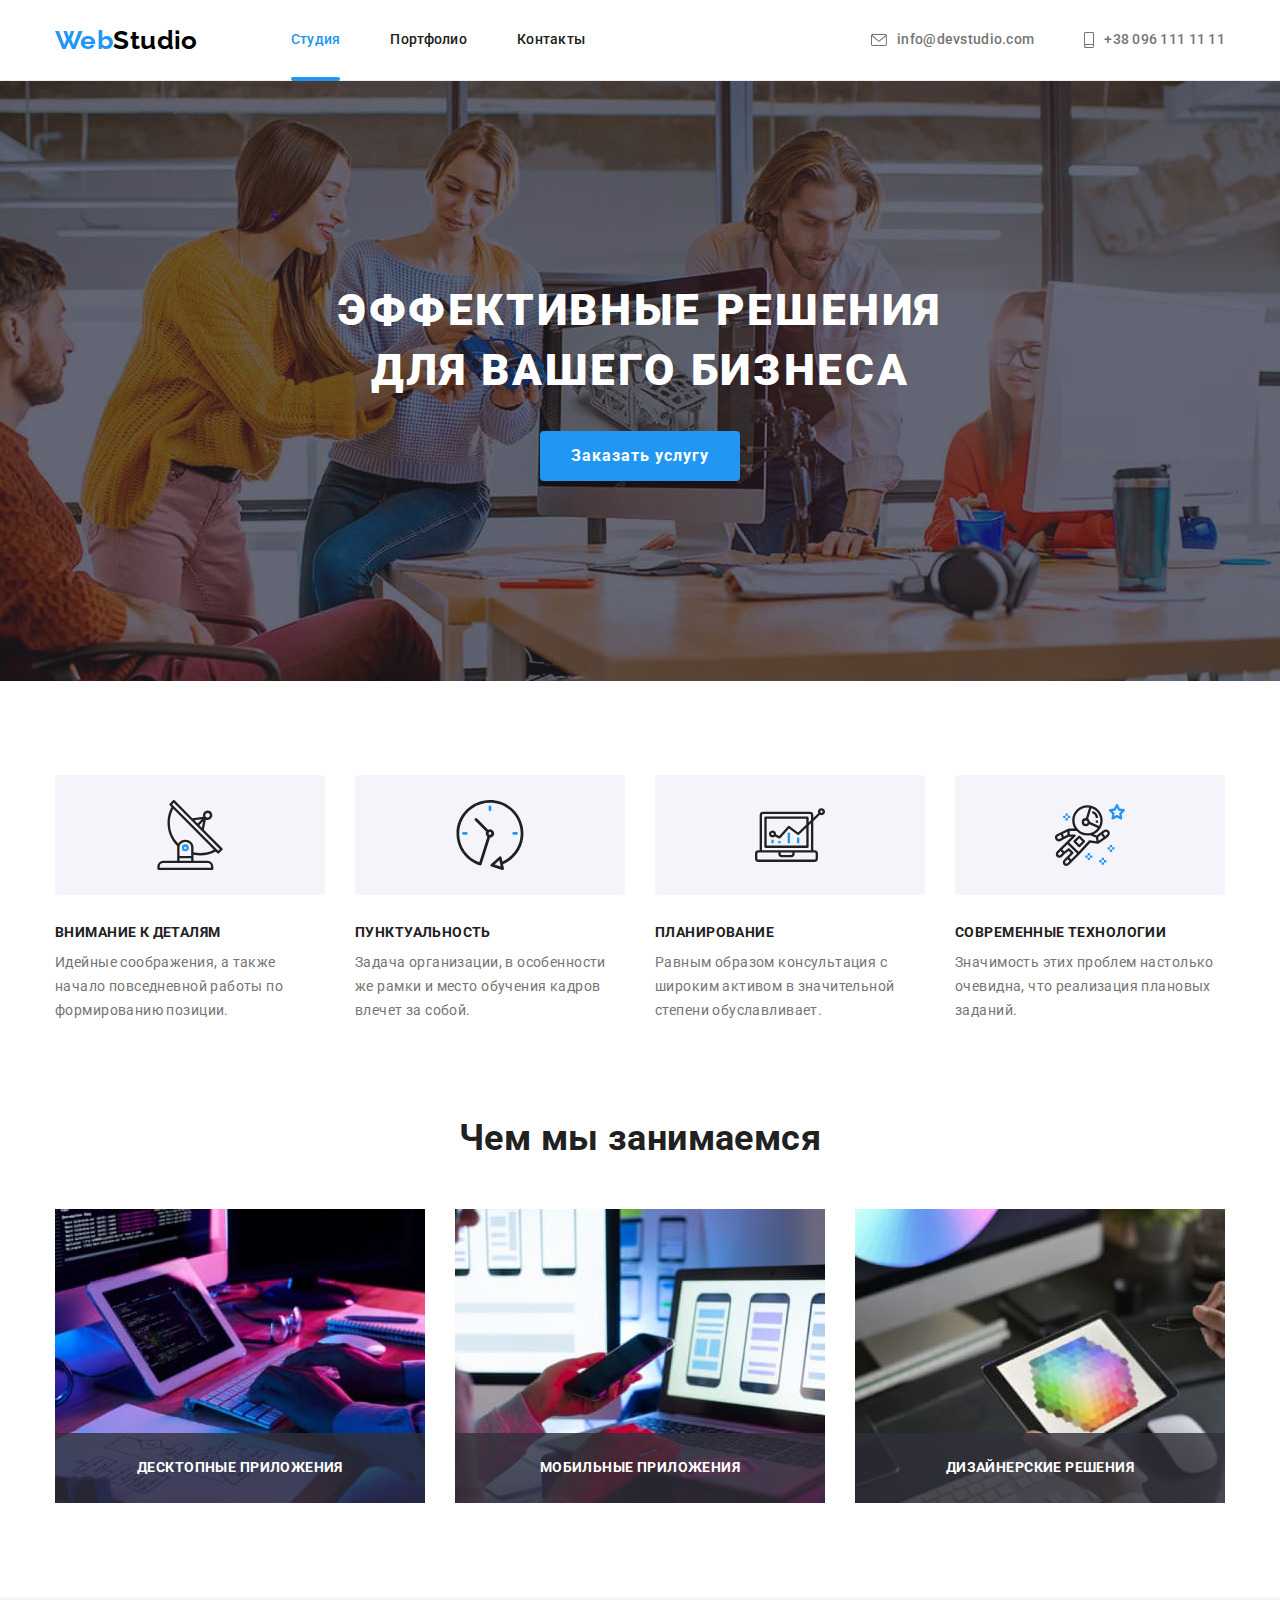
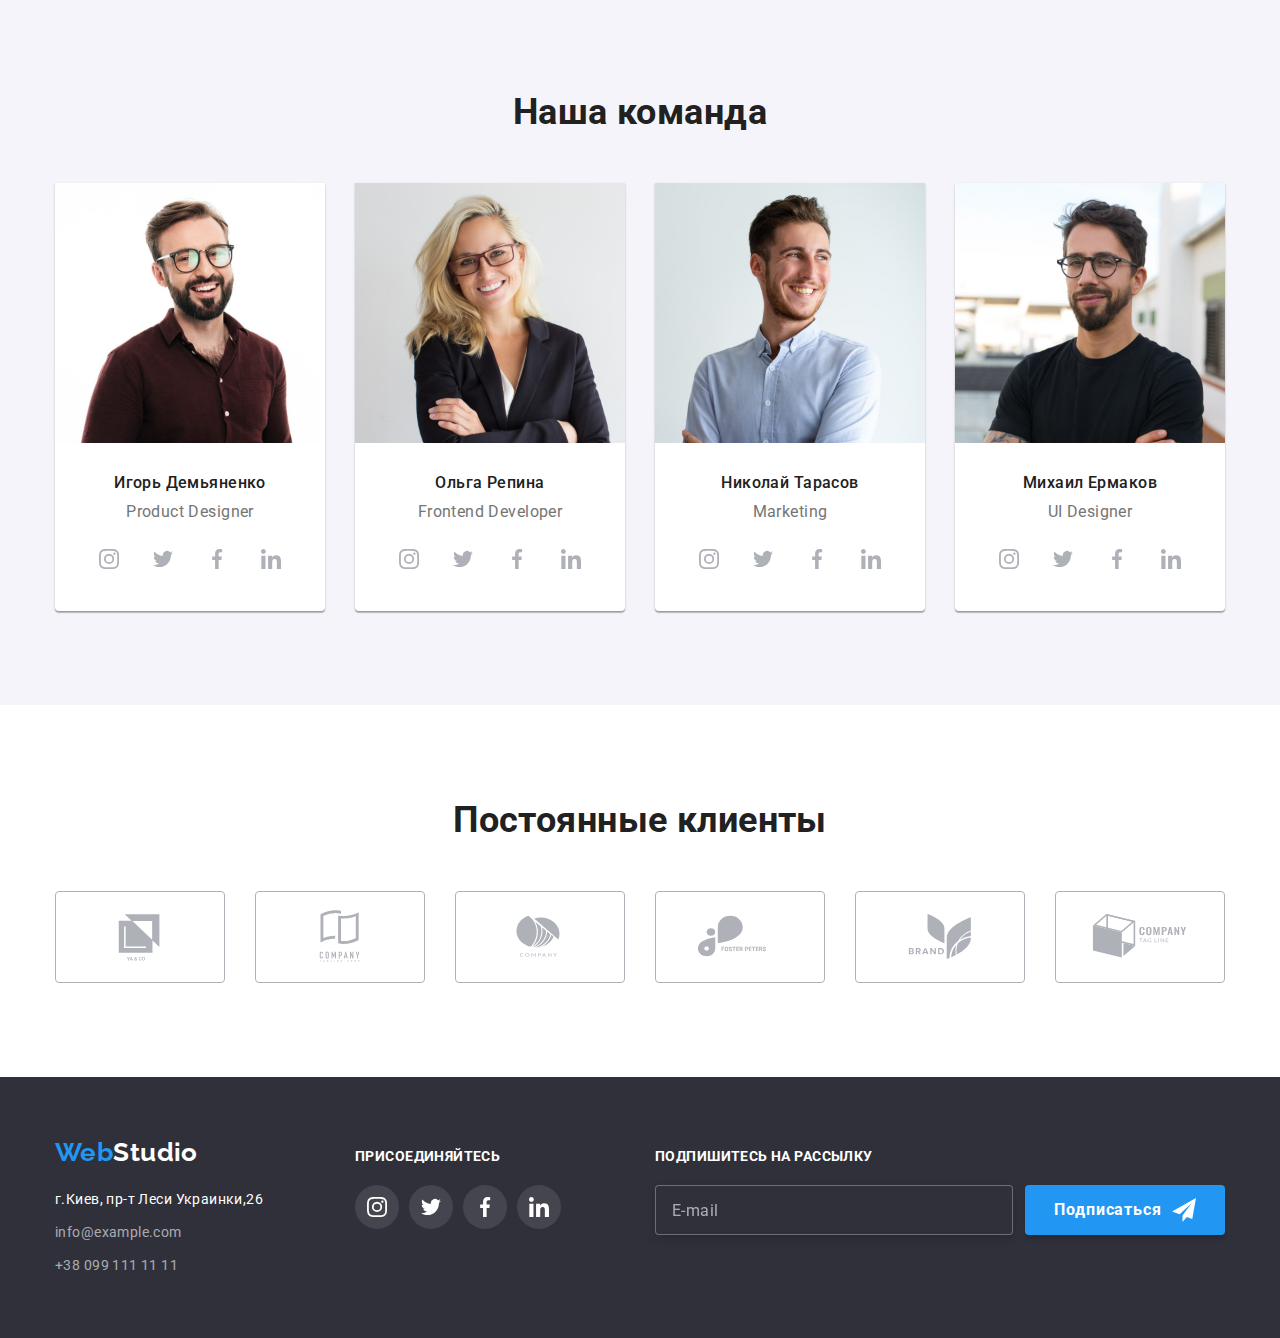
<file: index.html>
<!DOCTYPE html>
<html lang="ru">
  <head>
    <meta charset="UTF-8" />
    <meta http-equiv="X-UA-Compatible" content="IE=edge" />
    <meta name="viewport" content="width=device-width, initial-scale=1.0" />
    <title>Document</title>
    <link rel="preconnect" href="https://fonts.googleapis.com" />
    <link rel="preconnect" href="https://fonts.gstatic.com" crossorigin />
    <link
      href="https://fonts.googleapis.com/css2?family=Raleway:wght@700&family=Roboto:wght@400;500;700;900&display=swap"
      rel="stylesheet"
    />
    <link
      rel="stylesheet"
      href="https://cdnjs.cloudflare.com/ajax/libs/modern-normalize/1.1.0/modern-normalize.min.css"
    />
    <link rel="stylesheet" href="./css/main.min.css" />
  </head>

  <body data-body>
    <!-- Секція Header -->
    <header class="header">
      <div class="container header__nav">
        <nav class="nav header__nav">
          <a class="logo" href="./index.html">Web<span class="logo__text--black">Studio</span></a>
          <ul class="nav__list list">
            <li class="nav__item">
              <a class="nav__link nav__link--current" href="./index.html">Студия</a>
            </li>
            <li class="nav__item">
              <a class="nav__link" href="./portfolio.html">Портфолио</a>
            </li>
            <li class="nav__item">
              <a class="nav__link" href="#">Контакты</a>
            </li>
          </ul>
        </nav>
        <ul class="contacts__list header__contacts-list list">
          <li class="contacts__item header__contacts-item">
            <a class="contacts__link header__contacts-link" href="mailto:info@example.com">
              <svg class="contacts__icon" width="16" height="12">
                <use href="./images/icons.svg#envelope"></use></svg
              >info@devstudio.com
            </a>
          </li>
          <li class="contacts__item header__contacts-item">
            <a class="contacts__link header__contacts-link" href="tel:+380991111111">
              <svg class="contacts__icon" width="10" height="16">
                <use href="./images/icons.svg#smartphone"></use></svg
              >+38 096 111 11 11
            </a>
          </li>
        </ul>
      </div>
    </header>

    <main>
      <!-- Секція Hero -->
      <section class="hero">
        <div class="container">
          <h1 class="hero__title">
            Эффективные решения <br />
            для вашего бизнеса
          </h1>
          <button class="button hero__button" type="button" data-modal-open>Заказать услугу</button>
        </div>
      </section>
      <!-- Секція Benefits -->
      <section class="benefits">
        <div class="container">
          <h2 class="benefit__title visually-hidden">Достоинства компании</h2>
          <ul class="benefits__list list">
            <li class="benefits__item">
              <div class="benefits__thumb">
                <svg class="benefits__icon" width="70" height="70">
                  <use href="./images/icons.svg#antenna"></use>
                </svg>
              </div>
              <h3 class="benefits__subtitle">Внимание к деталям</h3>
              <p class="benefits__description">
                Идейные соображения, а также начало повседневной работы по формированию позиции.
              </p>
            </li>
            <li class="benefits__item">
              <div class="benefits__thumb">
                <svg class="benefits__icon" width="70" height="70">
                  <use href="./images/icons.svg#clock"></use>
                </svg>
              </div>
              <h3 class="benefits__subtitle">Пунктуальность</h3>
              <p class="benefits__description">
                Задача организации, в особенности же рамки и место обучения кадров влечет за собой.
              </p>
            </li>
            <li class="benefits__item">
              <div class="benefits__thumb">
                <svg class="benefits__icon" width="70" height="70">
                  <use href="./images/icons.svg#diagram"></use>
                </svg>
              </div>
              <h3 class="benefits__subtitle">Планирование</h3>
              <p class="benefits__description">
                Равным образом консультация с широким активом в значительной степени обуславливает.
              </p>
            </li>
            <li class="benefits__item">
              <div class="benefits__thumb">
                <svg class="benefits__icon" width="70" height="70">
                  <use href="./images/icons.svg#astronaut"></use>
                </svg>
              </div>
              <h3 class="benefits__subtitle">Современные технологии</h3>
              <p class="benefits__description">
                Значимость этих проблем настолько очевидна, что реализация плановых заданий.
              </p>
            </li>
          </ul>
        </div>
      </section>
      <!-- Секція About -->
      <section class="about">
        <div class="container">
          <h2 class="about__title">Чем мы занимаемся</h2>
          <ul class="about__list card-set list">
            <li class="about__item card-set__item">
              <img
                class="about__img img"
                src="./images/img_1.jpg"
                alt="процес_програмиования"
                width="370"
              />
              <p class="about__subtitle">Десктопные приложения</p>
            </li>
            <li class="about__item card-set__item">
              <img
                class="about__img img"
                src="./images/img_2.jpg"
                alt="девушка_звонит"
                width="370"
              />
              <p class="about__subtitle">Мобильные приложения</p>
            </li>
            <li class="about__item card-set__item">
              <img
                class="about__img img"
                src="./images/img_3.jpg"
                alt="выбор_цвета_палитры"
                width="370"
              />
              <p class="about__subtitle">Дизайнерские решения</p>
            </li>
          </ul>
        </div>
      </section>
      <!-- Секція Team -->
      <section class="team">
        <div class="container">
          <h2 class="team__title">Наша команда</h2>
          <ul class="team__list card-set list">
            <li class="team__item card-set__item">
              <img
                class="team__img img"
                src="./images/img_4.jpg"
                alt="мужчина_Игорь Демьяненко"
                width="270"
              />
              <div class="meta">
                <h3 class="meta__name">Игорь Демьяненко</h3>
                <p class="meta__job">Product Designer</p>
                <ul class="social__list list">
                  <li class="social__item">
                    <a
                      class="social__link social__link--mode-light"
                      href="#"
                      aria-label="instagram"
                    >
                      <svg class="social__icon social__icon--mode-light" width="20" height="20">
                        <use href="./images/icons.svg#instagram"></use>
                      </svg>
                    </a>
                  </li>
                  <li class="social__item">
                    <a class="social__link social__link--mode-light" href="#" aria-label="twitter">
                      <svg class="social__icon social__icon--mode-light" width="20" height="20">
                        <use href="./images/icons.svg#twitter"></use>
                      </svg>
                    </a>
                  </li>
                  <li class="social__item">
                    <a class="social__link social__link--mode-light" href="#" aria-label="facebook"
                      ><svg class="social__icon social__icon--mode-light" width="20" height="20">
                        <use href="./images/icons.svg#facebook"></use></svg
                    ></a>
                  </li>
                  <li class="social__item">
                    <a class="social__link social__link--mode-light" href="#" aria-label="linkedin"
                      ><svg class="social__icon social__icon--mode-light" width="20" height="20">
                        <use href="./images/icons.svg#linkedin"></use></svg
                    ></a>
                  </li>
                </ul>
              </div>
            </li>
            <li class="team__item card-set__item">
              <img
                class="team__img img"
                src="./images/img_5.jpg"
                alt="девушка_Ольга Репина"
                width="270"
              />
              <div class="meta">
                <h3 class="meta__name">Ольга Репина</h3>
                <p class="meta__job">Frontend Developer</p>
                <ul class="social__list list">
                  <li class="social__item">
                    <a
                      class="social__link social__link--mode-light"
                      href="#"
                      aria-label="instagram"
                    >
                      <svg class="social__icon social__icon--mode-light" width="20" height="20">
                        <use href="./images/icons.svg#instagram"></use>
                      </svg>
                    </a>
                  </li>
                  <li class="social__item">
                    <a class="social__link social__link--mode-light" href="#" aria-label="twitter">
                      <svg class="social__icon social__icon--mode-light" width="20" height="20">
                        <use href="./images/icons.svg#twitter"></use>
                      </svg>
                    </a>
                  </li>
                  <li class="social__item">
                    <a class="social__link social__link--mode-light" href="#" aria-label="facebook"
                      ><svg class="social__icon social__icon--mode-light" width="20" height="20">
                        <use href="./images/icons.svg#facebook"></use></svg
                    ></a>
                  </li>
                  <li class="social__item">
                    <a class="social__link social__link--mode-light" href="#" aria-label="linkedin"
                      ><svg class="social__icon social__icon--mode-light" width="20" height="20">
                        <use href="./images/icons.svg#linkedin"></use></svg
                    ></a>
                  </li>
                </ul>
              </div>
            </li>
            <li class="team__item card-set__item">
              <img
                class="team__img img"
                src="./images/img_6.jpg"
                alt="мужчина_Николай Тарасов"
                width="270"
              />
              <div class="meta">
                <h3 class="meta__name">Николай Тарасов</h3>
                <p class="meta__job">Marketing</p>
                <ul class="social__list list">
                  <li class="social__item">
                    <a
                      class="social__link social__link--mode-light"
                      href="#"
                      aria-label="instagram"
                    >
                      <svg class="social__icon social__icon--mode-light" width="20" height="20">
                        <use href="./images/icons.svg#instagram"></use>
                      </svg>
                    </a>
                  </li>
                  <li class="social__item">
                    <a class="social__link social__link--mode-light" href="#" aria-label="twitter">
                      <svg class="social__icon social__icon--mode-light" width="20" height="20">
                        <use href="./images/icons.svg#twitter"></use>
                      </svg>
                    </a>
                  </li>
                  <li class="social__item">
                    <a class="social__link social__link--mode-light" href="#" aria-label="facebook"
                      ><svg class="social__icon social__icon--mode-light" width="20" height="20">
                        <use href="./images/icons.svg#facebook"></use></svg
                    ></a>
                  </li>
                  <li class="social__item">
                    <a class="social__link social__link--mode-light" href="#" aria-label="linkedin"
                      ><svg class="social__icon social__icon--mode-light" width="20" height="20">
                        <use href="./images/icons.svg#linkedin"></use></svg
                    ></a>
                  </li>
                </ul>
              </div>
            </li>
            <li class="team__item card-set__item">
              <img
                class="team__img img"
                src="./images/img_7.jpg"
                alt="мужчина_Михаил Ермаков"
                width="270"
              />
              <div class="meta">
                <h3 class="meta__name">Михаил Ермаков</h3>
                <p class="meta__job">UI Designer</p>
                <ul class="social__list list">
                  <li class="social__item">
                    <a
                      class="social__link social__link--mode-light"
                      href="#"
                      aria-label="instagram"
                    >
                      <svg class="social__icon social__icon--mode-light" width="20" height="20">
                        <use href="./images/icons.svg#instagram"></use>
                      </svg>
                    </a>
                  </li>
                  <li class="social__item">
                    <a class="social__link social__link--mode-light" href="#" aria-label="twitter">
                      <svg class="social__icon social__icon--mode-light" width="20" height="20">
                        <use href="./images/icons.svg#twitter"></use>
                      </svg>
                    </a>
                  </li>
                  <li class="social__item">
                    <a class="social__link social__link--mode-light" href="#" aria-label="facebook"
                      ><svg class="social__icon social__icon--mode-light" width="20" height="20">
                        <use href="./images/icons.svg#facebook"></use></svg
                    ></a>
                  </li>
                  <li class="social__item">
                    <a class="social__link social__link--mode-light" href="#" aria-label="linkedin"
                      ><svg class="social__icon social__icon--mode-light" width="20" height="20">
                        <use href="./images/icons.svg#linkedin"></use></svg
                    ></a>
                  </li>
                </ul>
              </div>
            </li>
          </ul>
        </div>
      </section>
      <!-- Секція Clients -->
      <section class="clients">
        <div class="container">
          <h2 class="clients__title">Постоянные клиенты</h2>
          <ul class="clients__list list">
            <li class="clients__items">
              <a class="clients__link" href="#" aria-label="ya_&_co">
                <svg class="clients__icon" width="106" height="60">
                  <use href="./images/icons.svg#logo_1"></use></svg
              ></a>
            </li>
            <li class="clients__items">
              <a class="clients__link" href="#" aria-label="company_tagline_here">
                <svg class="clients__icon" width="106" height="60">
                  <use href="./images/icons.svg#logo_2"></use></svg
              ></a>
            </li>
            <li class="clients__items">
              <a class="clients__link" href="#" aria-label="company">
                <svg class="clients__icon" width="106" height="60">
                  <use href="./images/icons.svg#logo_3"></use></svg
              ></a>
            </li>
            <li class="clients__items">
              <a class="clients__link" href="#" aria-label="foster_peters">
                <svg class="clients__icon" width="106" height="60">
                  <use href="./images/icons.svg#logo_4"></use></svg
              ></a>
            </li>
            <li class="clients__items">
              <a class="clients__link" href="#" aria-label="brand">
                <svg class="clients__icon" width="106" height="60">
                  <use href="./images/icons.svg#logo_5"></use></svg
              ></a>
            </li>
            <li class="clients__items">
              <a class="clients__link" href="#" aria-label="company_tag_line">
                <svg class="clients__icon" width="106" height="60">
                  <use href="./images/icons.svg#logo_6"></use></svg
              ></a>
            </li>
          </ul>
        </div>
      </section>
    </main>
    <!-- Секція Footer -->
    <footer class="footer">
      <div class="container footer__container">
        <div class="footer__box">
          <a class="logo footer__logo" href="./index.html"
            >Web<span class="logo__text--white">Studio</span></a
          >
          <address class="contact">
            <ul class="contact__list list">
              <li class="contact__item">
                <a
                  class="contact__address"
                  href="https://goo.gl/maps/8b87fUh3uZsaHk5C8"
                  target="_blank"
                  rel="noreferrer noopener"
                >
                  г.Киев, пр-т Леси Украинки,26
                </a>
              </li>
              <li class="contact__item">
                <a class="contact__link" href="mailto:info@example.com">info@example.com</a>
              </li>
              <li class="contact__item">
                <a class="contact__link" href="tel:+380991111111">+38 099 111 11 11</a>
              </li>
            </ul>
          </address>
        </div>
        <div class="social footer__social">
          <b class="social__title">присоединяйтесь</b>
          <ul class="social__list list">
            <li class="social__item">
              <a class="social__link social__link--mode-dark" href="#" aria-label="instagram"
                ><svg class="social__icon social__icon--mode-dark" width="20" height="20">
                  <use href="./images/icons.svg#instagram"></use></svg
              ></a>
            </li>
            <li class="social__item">
              <a class="social__link social__link--mode-dark" href="#" aria-label="twitter"
                ><svg class="social__icon social__icon--mode-dark" width="20" height="20">
                  <use href="./images/icons.svg#twitter"></use></svg
              ></a>
            </li>
            <li class="social__item">
              <a class="social__link social__link--mode-dark" href="#" aria-label="facebook"
                ><svg class="social__icon social__icon--mode-dark" width="20" height="20">
                  <use href="./images/icons.svg#facebook"></use></svg
              ></a>
            </li>
            <li class="social__item">
              <a class="social__link social__link--mode-dark" href="#" aria-label="linkedin"
                ><svg class="social__icon social__icon--mode-dark" width="20" height="20">
                  <use href="./images/icons.svg#linkedin"></use></svg
              ></a>
            </li>
          </ul>
        </div>
        <div class="subscribe">
          <b class="subscribe__title">Подпишитесь на рассылку</b>
          <form class="subscribe__form">
            <label class="subscribe__field">
              <input
                class="subscribe__inpat"
                type="email"
                name="mail"
                placeholder="E-mail"
                required
              />
            </label>
            <button class="button subscribe__button" type="submit">
              Подписаться
              <svg class="subscribe__icon" width="24" height="24">
                <use href="./images/icons.svg#subscribe"></use>
              </svg>
            </button>
          </form>
        </div>
      </div>
    </footer>
    <!-- Модальне вікно -->
    <div class="backdrop backdrop__is-hidden" data-modal>
      <div class="modal">
        <form class="form">
          <b class="form__title">Оставьте свои данные, мы вам перезвоним</b>
          <label class="form__field">
            <span class="form__lable">Имя</span>
            <input class="form__input" type="text" name="user-name" />
            <svg class="form__icon" width="18" height="18">
              <use href="./images/icons.svg#user_name"></use>
            </svg>
          </label>
          <label class="form__field">
            <span class="form__lable">Телефон</span>
            <input class="form__input" type="tel" name="tel" />
            <svg class="form__icon" width="18" height="18">
              <use href="./images/icons.svg#tel"></use>
            </svg>
          </label>
          <label class="form__field">
            <span class="form__lable">Почта</span>
            <input class="form__input" type="email" name="mail" />
            <svg class="form__icon" width="18" height="18">
              <use href="./images/icons.svg#mail"></use>
            </svg>
          </label>
          <label class="form__field">
            <span class="form__lable">Комментарий</span>
            <textarea
              class="form__input-textarea"
              name="comment"
              placeholder="Введите текст"
            ></textarea>
          </label>
          <label class="form__field-checkbox">
            <input class="form__input-checkbox" type="checkbox" />
            <svg class="form__checkbox-on" width="16" height="15">
              <use href="./images/icons.svg#on_checkbox"></use>
            </svg>
            <svg class="form__checkbox-off" width="16" height="15">
              <use href="./images/icons.svg#off_checkbox"></use>
            </svg>
            <span class="form__checkbox-text"
              >Соглашаюсь с рассылкой и принимаю
              <a class="form__checkbox-link" href="#">Условия договора</a></span
            >
          </label>
          <button class="button__submit button" type="submit">Отправить</button>
        </form>
        <button class="button__close" type="button" aria-label="modal-close" data-modal-close>
          <svg class="button__close-icon" width="18" height="18">
            <use href="./images/icons.svg#modal_close"></use>
          </svg>
        </button>
      </div>
    </div>
    <script src="./js/modal.js"></script>
  </body>
</html>
</file>
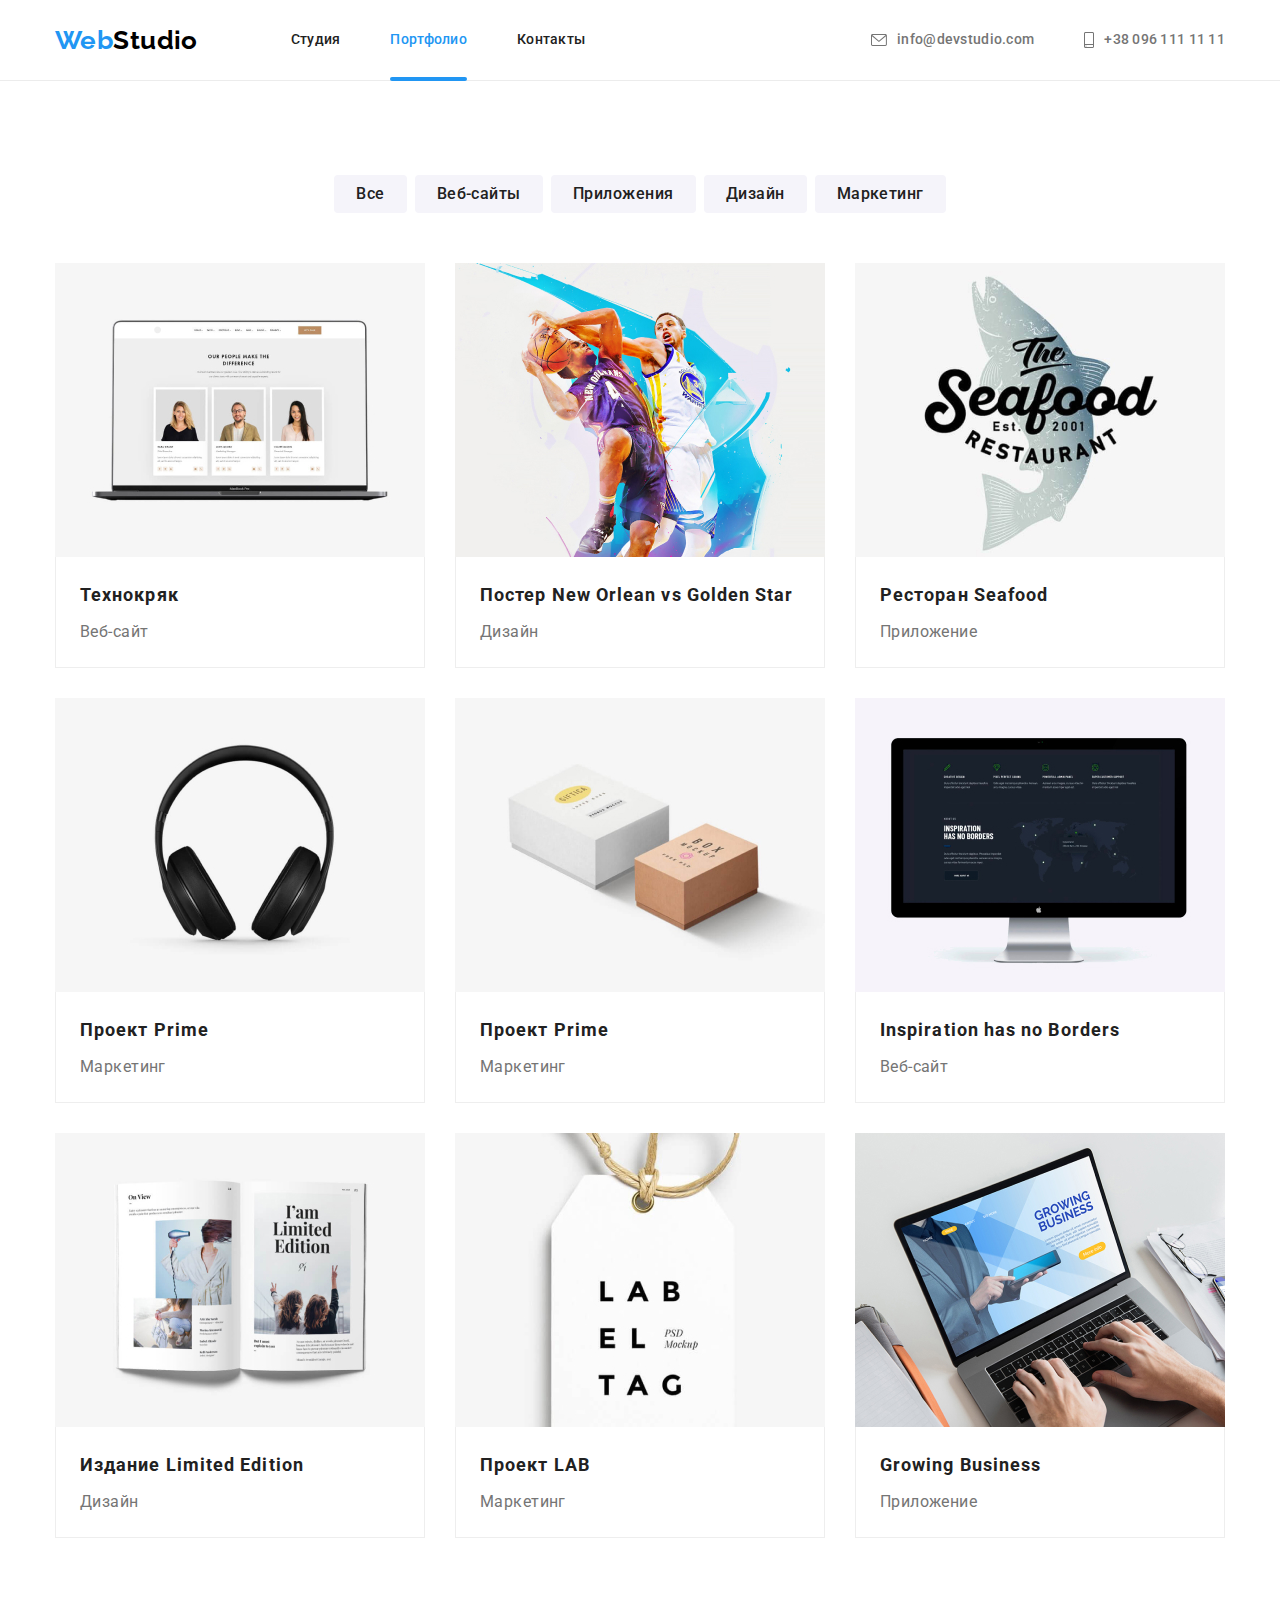
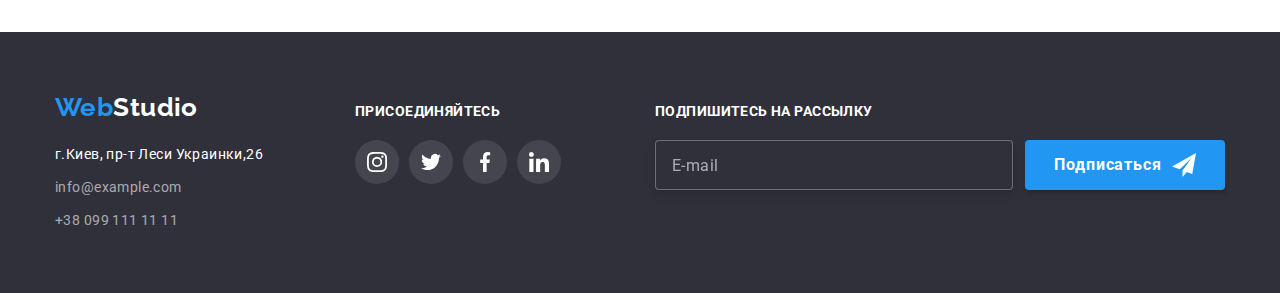
<file: portfolio.html>
<!DOCTYPE html>
<html lang="en">
  <head>
    <meta charset="UTF-8" />
    <meta http-equiv="X-UA-Compatible" content="IE=edge" />
    <meta name="viewport" content="width=device-width, initial-scale=1.0" />
    <title>Document</title>
    <link
      href="https://fonts.googleapis.com/css2?family=Raleway:wght@700&family=Roboto:wght@400;500;700;900&display=swap"
      rel="stylesheet"
    />
    <link
      rel="stylesheet"
      href="https://cdnjs.cloudflare.com/ajax/libs/modern-normalize/1.1.0/modern-normalize.min.css"
    />
    <link rel="stylesheet" href="./css/main.min.css" />
  </head>

  <body>
    <header class="header">
      <div class="container header__nav">
        <nav class="nav header__nav">
          <a class="logo" href="./index.html">Web<span class="logo__text--black">Studio</span></a>
          <ul class="nav__list list">
            <li class="nav__item">
              <a class="nav__link" href="./index.html">Студия</a>
            </li>
            <li class="nav__item">
              <a class="nav__link nav__link--current" href="./portfolio.html">Портфолио</a>
            </li>
            <li class="nav__item">
              <a class="nav__link" href="#">Контакты</a>
            </li>
          </ul>
        </nav>
        <ul class="contacts__list header__contacts-list list">
          <li class="contacts__item header__contacts-item">
            <a class="contacts__link header__contacts-link" href="mailto:info@example.com">
              <svg class="contacts__icon" width="16" height="12">
                <use href="./images/icons.svg#envelope"></use></svg
              >info@devstudio.com
            </a>
          </li>
          <li class="contacts__item header__contacts-item">
            <a class="contacts__link header__contacts-link" href="tel:+380991111111">
              <svg class="contacts__icon" width="10" height="16">
                <use href="./images/icons.svg#smartphone"></use></svg
              >+38 096 111 11 11
            </a>
          </li>
        </ul>
      </div>
    </header>

    <main>
      <section class="portfolio">
        <div class="container">
          <h1 class="portfolio__title visually-hidden">Портфолио</h1>
          <ul class="filters__list list">
            <li class="filters__item">
              <button class="filters__button" type="button">Все</button>
            </li>
            <li class="filters__item">
              <button class="filters__button" type="button">Веб-сайты</button>
            </li>
            <li class="filters__item">
              <button class="filters__button" type="button">Приложения</button>
            </li>
            <li class="filters__item">
              <button class="filters__button" type="button">Дизайн</button>
            </li>
            <li class="filters__item">
              <button class="filters__button" type="button">Маркетинг</button>
            </li>
          </ul>
          <ul class="portfolio__list card-set list">
            <li class="portfolio__item card-set__item">
              <a class="portfolio__link" href="#">
                <div class="product">
                  <img
                    class="product__img img"
                    src="./images/img_8.jpg"
                    alt="ноутбук_с_открытой_веб-страницей"
                    width="370"
                    height="294"
                  />
                  <div class="product__overlay">
                    <div class="product__description">
                      <p class="product__text">
                        Ресурс предлагает комплексные предложения с разным уровнем функционала и
                        сервисов. Все это позволит посетителю получить исчерпывающие сведения о
                        компании или частном лице.
                      </p>
                    </div>
                  </div>
                </div>
                <div class="project">
                  <h2 class="project__title">Технокряк</h2>
                  <p class="project__class">Веб-сайт</p>
                </div>
              </a>
            </li>
            <li class="portfolio__item card-set__item">
              <a class="portfolio__link" href="#">
                <div class="product">
                  <img
                    class="product__img img"
                    src="./images/img_9.jpg"
                    alt="постер_New_Orlean_vs_Golden_Star"
                    width="370"
                    height="294"
                  />
                  <div class="product__overlay">
                    <div class="product__description">
                      <p class="product__text">
                        Ресурс предлагает комплексные предложения с разным уровнем функционала и
                        сервисов. Все это позволит посетителю получить исчерпывающие сведения о
                        компании или частном лице.
                      </p>
                    </div>
                  </div>
                </div>
                <div class="project">
                  <h2 class="project__title">Постер New Orlean vs Golden Star</h2>
                  <p class="project__class">Дизайн</p>
                </div>
              </a>
            </li>
            <li class="portfolio__item card-set__item">
              <a class="portfolio__link" href="#">
                <div class="product">
                  <img
                    class="product__img img"
                    src="./images/img_10.jpg"
                    alt="логотип_ресторана_Seafood"
                    width="370"
                    height="294"
                  />
                  <div class="product__overlay">
                    <div class="product__description">
                      <p class="product__text">
                        Ресурс предлагает комплексные предложения с разным уровнем функционала и
                        сервисов. Все это позволит посетителю получить исчерпывающие сведения о
                        компании или частном лице.
                      </p>
                    </div>
                  </div>
                </div>
                <div class="project">
                  <h2 class="project__title">Ресторан Seafood</h2>
                  <p class="project__class">Приложение</p>
                </div>
              </a>
            </li>
            <li class="portfolio__item card-set__item">
              <a class="portfolio__link" href="#">
                <div class="product">
                  <img
                    class="product__img img"
                    src="./images/img_11.jpg"
                    alt="накладные_наушники"
                    width="370"
                    height="294"
                  />
                  <div class="product__overlay">
                    <div class="product__description">
                      <p class="product__text">
                        Ресурс предлагает комплексные предложения с разным уровнем функционала и
                        сервисов. Все это позволит посетителю получить исчерпывающие сведения о
                        компании или частном лице.
                      </p>
                    </div>
                  </div>
                </div>
                <div class="project">
                  <h2 class="project__title">Проект Prime</h2>
                  <p class="project__class">Маркетинг</p>
                </div>
              </a>
            </li>
            <li class="portfolio__item card-set__item">
              <a class="portfolio__link" href="#">
                <div class="product">
                  <img
                    class="product__img img"
                    src="./images/img_12.jpg"
                    alt="две_коробки"
                    width="370"
                    height="294"
                  />
                  <div class="product__overlay">
                    <div class="product__description">
                      <p class="product__text">
                        Ресурс предлагает комплексные предложения с разным уровнем функционала и
                        сервисов. Все это позволит посетителю получить исчерпывающие сведения о
                        компании или частном лице.
                      </p>
                    </div>
                  </div>
                </div>
                <div class="project">
                  <h2 class="project__title">Проект Prime</h2>
                  <p class="project__class">Маркетинг</p>
                </div>
              </a>
            </li>
            <li class="portfolio__item card-set__item">
              <a class="portfolio__link" href="#">
                <div class="product">
                  <img
                    class="product__img img"
                    src="./images/img_13.jpg"
                    alt="монитор_Apple"
                    width="370"
                    height="294"
                  />
                  <div class="product__overlay">
                    <div class="product__description">
                      <p class="product__text">
                        Ресурс предлагает комплексные предложения с разным уровнем функционала и
                        сервисов. Все это позволит посетителю получить исчерпывающие сведения о
                        компании или частном лице.
                      </p>
                    </div>
                  </div>
                </div>
                <div class="project">
                  <h2 class="project__title">Inspiration has no Borders</h2>
                  <p class="project__class">Веб-сайт</p>
                </div>
              </a>
            </li>
            <li class="portfolio__item card-set__item">
              <a class="portfolio__link" href="#">
                <div class="product">
                  <img
                    class="product__img img"
                    src="./images/img_14.jpg"
                    alt="открытая_книга"
                    width="370"
                    height="294"
                  />
                  <div class="product__overlay">
                    <div class="product__description">
                      <p class="product__text">
                        Ресурс предлагает комплексные предложения с разным уровнем функционала и
                        сервисов. Все это позволит посетителю получить исчерпывающие сведения о
                        компании или частном лице.
                      </p>
                    </div>
                  </div>
                </div>
                <div class="project">
                  <h2 class="project__title">Издание Limited Edition</h2>
                  <p class="project__class">Дизайн</p>
                </div>
              </a>
            </li>
            <li class="portfolio__item card-set__item">
              <a class="portfolio__link" href="#">
                <div class="product">
                  <img
                    class="product__img img"
                    src="./images/img_15.jpg"
                    alt="бирка"
                    width="370"
                    height="294"
                  />
                  <div class="product__overlay">
                    <div class="product__description">
                      <p class="product__text">
                        Ресурс предлагает комплексные предложения с разным уровнем функционала и
                        сервисов. Все это позволит посетителю получить исчерпывающие сведения о
                        компании или частном лице.
                      </p>
                    </div>
                  </div>
                </div>
                <div class="project">
                  <h2 class="project__title">Проект LAB</h2>
                  <p class="project__class">Маркетинг</p>
                </div>
              </a>
            </li>
            <li class="portfolio__item card-set__item">
              <a class="portfolio__link" href="#">
                <div class="product">
                  <img
                    class="product__img img"
                    src="./images/img_16.jpg"
                    alt="человек_работает_за_ноутбуком"
                    width="370"
                    height="294"
                  />
                  <div class="product__overlay">
                    <div class="product__description">
                      <p class="product__text">
                        Ресурс предлагает комплексные предложения с разным уровнем функционала и
                        сервисов. Все это позволит посетителю получить исчерпывающие сведения о
                        компании или частном лице.
                      </p>
                    </div>
                  </div>
                </div>
                <div class="project">
                  <h2 class="project__title">Growing Business</h2>
                  <p class="project__class">Приложение</p>
                </div>
              </a>
            </li>
          </ul>
        </div>
      </section>
    </main>

    <footer class="footer">
      <div class="container footer__container">
        <div class="footer__box">
          <a class="logo footer__logo" href="./index.html"
            >Web<span class="logo__text--white">Studio</span></a
          >
          <address class="contact">
            <ul class="contact__list list">
              <li class="contact__item">
                <a
                  class="contact__address"
                  href="https://goo.gl/maps/8b87fUh3uZsaHk5C8"
                  target="_blank"
                  rel="noreferrer noopener"
                >
                  г.Киев, пр-т Леси Украинки,26
                </a>
              </li>
              <li class="contact__item">
                <a class="contact__link" href="mailto:info@example.com">info@example.com</a>
              </li>
              <li class="contact__item">
                <a class="contact__link" href="tel:+380991111111">+38 099 111 11 11</a>
              </li>
            </ul>
          </address>
        </div>
        <div class="social footer__social">
          <b class="social__title">присоединяйтесь</b>
          <ul class="social__list list">
            <li class="social__item">
              <a class="social__link social__link--mode-dark" href="#" aria-label="instagram"
                ><svg class="social__icon social__icon--mode-dark" width="20" height="20">
                  <use href="./images/icons.svg#instagram"></use></svg
              ></a>
            </li>
            <li class="social__item">
              <a class="social__link social__link--mode-dark" href="#" aria-label="twitter"
                ><svg class="social__icon social__icon--mode-dark" width="20" height="20">
                  <use href="./images/icons.svg#twitter"></use></svg
              ></a>
            </li>
            <li class="social__item">
              <a class="social__link social__link--mode-dark" href="#" aria-label="facebook"
                ><svg class="social__icon social__icon--mode-dark" width="20" height="20">
                  <use href="./images/icons.svg#facebook"></use></svg
              ></a>
            </li>
            <li class="social__item">
              <a class="social__link social__link--mode-dark" href="#" aria-label="linkedin"
                ><svg class="social__icon social__icon--mode-dark" width="20" height="20">
                  <use href="./images/icons.svg#linkedin"></use></svg
              ></a>
            </li>
          </ul>
        </div>
        <div class="subscribe">
          <b class="subscribe__title">Подпишитесь на рассылку</b>
          <form class="subscribe__form">
            <label class="subscribe__field">
              <input
                class="subscribe__inpat"
                type="email"
                name="mail"
                placeholder="E-mail"
                required
              />
            </label>
            <button class="button subscribe__button" type="submit">
              Подписаться
              <svg class="subscribe__icon" width="24" height="24">
                <use href="./images/icons.svg#subscribe"></use>
              </svg>
            </button>
          </form>
        </div>
      </div>
    </footer>
  </body>
</html>
</file>
<file: css/main.min.css>
:root{--main-font: "Roboto";--secondary-font: "Raleway";--primary-text-color: #757575;--title-text-color: #000000;--link-base-color: #212121;--text-white-color: #ffffff;--link-active-color: #2196f3;--footer-contact-color: rgba(255, 255, 255, 0.6);--hero-linear-gradient: rgba(47, 48, 58, 0.4);--team-icon-color: #afb1b8;--team-icon-focus-color: #ffffff;--clients-color: #afb1b8;--clients-focus-color: #188ce8;--footer-icon-color: #ffffff;--background-white-color: #ffffff;--background-secondary-color: #2f303a;--background-btn-active-color: #188ce8;--background-button-color: #f5f4fa;--team-icon-focus-bg: #2196f3;--footer-icon-bg: rgba(255, 255, 255, 0.1);--footer-icon-focus-bg: #2196f3;--header-border-color: #ececec;--portfolio-border-color: #eeeeee;--clients-border-color: #afb1b8;--clients-border-focus-color: #188ce8;--team-item-border: 0px 0px 4px 4px;--hero-button-shadow: 0px 4px 4px rgba(0, 0, 0, 0.15);--team-item-shadow: 0px 1px 3px rgba(0, 0, 0, 0.12), 0px 1px 1px rgba(0, 0, 0, 0.14), 0px 2px 1px rgba(0, 0, 0, 0.2);--portfolio-filters-item-shadow: 0px 3px 1px rgba(0, 0, 0, 0.1), 0px 1px 2px rgba(0, 0, 0, 0.08), 0px 2px 2px rgba(0, 0, 0, 0.12);--portfolio-projects-item-shadow: 0px 1px 1px rgba(0, 0, 0, 0.12), 0px 4px 4px rgba(0, 0, 0, 0.06), 1px 4px 6px rgba(0, 0, 0, 0.16);--items: 3;--indent: 30px;--transition: 250ms cubic-bezier(0.4, 0, 0.2, 1)}.visually-hidden{position:absolute;width:1px;height:1px;margin:-1px;border:0;padding:0;white-space:nowrap;-webkit-clip-path:inset(100%);clip-path:inset(100%);clip:rect(0 0 0 0);overflow:hidden}.portfolio,.clients,.team,.about,.benefits{padding-top:94px;padding-bottom:94px}body{font-family:var(--main-font),sans-serif;font-size:14px;line-height:1.71;letter-spacing:.03em;color:var(--primary-text-color);background-color:var(--background-white-color)}.backdrop__no-scroll{overflow:hidden}h1,h2,h3,h4,h5,h6,p{margin:0;padding:0}.img{display:block;max-width:100%;height:auto}.list{padding:0;margin:0;list-style:none}.card-set{display:-webkit-box;display:-ms-flexbox;display:flex;-ms-flex-wrap:wrap;flex-wrap:wrap;margin:calc(-1*var(--indent)/2)}.card-set__item{-ms-flex-preferred-size:calc((100% - var(--indent)*var(--items))/var(--items));flex-basis:calc((100% - var(--indent)*var(--items))/var(--items));margin:calc(var(--indent)/2)}.button{display:-webkit-box;display:-ms-flexbox;display:flex;-webkit-box-align:center;-ms-flex-align:center;align-items:center;-webkit-box-pack:center;-ms-flex-pack:center;justify-content:center;width:200px;height:50px;margin-right:auto;margin-left:auto;font-weight:700;font-size:16px;line-height:1.88;letter-spacing:.06em;color:#fff;background:#2196f3;-webkit-box-shadow:0px 4px 4px rgba(0,0,0,.15);box-shadow:0px 4px 4px rgba(0,0,0,.15);border-radius:4px;border:none;cursor:pointer;-webkit-transition:background var(--transition);transition:background var(--transition)}.button:hover,.button:focus{background-color:var(--background-btn-active-color)}.filters__button{padding:6px 22px;font-family:inherit;font-weight:500;font-size:16px;line-height:1.62;letter-spacing:.03em;color:var(--link-base-color);text-align:center;background-color:var(--background-button-color);border:none;border-radius:4px;cursor:pointer;-webkit-transition:color var(--transition),background-color var(--transition),-webkit-box-shadow var(--transition);transition:color var(--transition),background-color var(--transition),-webkit-box-shadow var(--transition);transition:color var(--transition),background-color var(--transition),box-shadow var(--transition);transition:color var(--transition),background-color var(--transition),box-shadow var(--transition),-webkit-box-shadow var(--transition)}.filters__button:hover,.filters__button:focus{color:var(--text-white-color);background-color:var(--link-active-color);-webkit-box-shadow:var(--portfolio-filters-item-shadow);box-shadow:var(--portfolio-filters-item-shadow)}.button__close{position:absolute;top:8px;right:8px;display:-webkit-box;display:-ms-flexbox;display:flex;-webkit-box-align:center;-ms-flex-align:center;align-items:center;-webkit-box-pack:center;-ms-flex-pack:center;justify-content:center;padding:0;width:30px;height:30px;border:1px solid rgba(0,0,0,.1);border-radius:50%;background-color:#fff;-webkit-transition:fill var(--transition);transition:fill var(--transition);cursor:pointer}.button__close:hover,.button__close:focus{fill:#2196f3}.container{width:1200px;padding-left:15px;padding-right:15px;margin-left:auto;margin-right:auto}.section{padding-top:94px;padding-bottom:94px}.social__list{display:-webkit-box;display:-ms-flexbox;display:flex;-webkit-box-pack:center;-ms-flex-pack:center;justify-content:center}.social__item:not(:last-child){margin-right:10px}.social__link{display:-webkit-box;display:-ms-flexbox;display:flex;-webkit-box-pack:center;-ms-flex-pack:center;justify-content:center;-webkit-box-align:center;-ms-flex-align:center;align-items:center;width:44px;height:44px;border-radius:50%}.social__link--mode-light{color:var(--team-icon-color);-webkit-transition:color var(--transition),background-color var(--transition);transition:color var(--transition),background-color var(--transition);fill:currentColor}.social__link--mode-light:hover,.social__link--mode-light:focus{color:var(--team-icon-focus-color);background-color:var(--team-icon-focus-bg)}.social__link--mode-dark{color:var(--footer-icon-color);background-color:var(--footer-icon-bg);-webkit-transition:background-color var(--transition);transition:background-color var(--transition);fill:currentColor}.social__link--mode-dark:hover,.social__link--mode-dark:focus{background-color:var(--footer-icon-focus-bg)}.hero__title{margin-bottom:30px;font-weight:900;font-size:44px;line-height:1.36;letter-spacing:.06em;text-transform:uppercase;color:var(--text-white-color)}.about__title,.team__title,.clients__title{font-weight:700;font-size:36px;line-height:1.17;color:var(--link-base-color)}.backdrop{position:fixed;top:0;left:0;min-width:100%;min-height:100%;background-color:rgba(0,0,0,.2);opacity:1;-webkit-transition:opacity 1000ms cubic-bezier(0.4, 0, 0.2, 1);transition:opacity 1000ms cubic-bezier(0.4, 0, 0.2, 1)}.backdrop__is-hidden{opacity:0;pointer-events:none}.modal{position:absolute;top:50%;left:50%;width:528px;height:581px;padding:40px;background-color:#fff;-webkit-box-shadow:0px 1px 3px rgba(0,0,0,.12),0px 1px 1px rgba(0,0,0,.14),0px 2px 1px rgba(0,0,0,.2);box-shadow:0px 1px 3px rgba(0,0,0,.12),0px 1px 1px rgba(0,0,0,.14),0px 2px 1px rgba(0,0,0,.2);border-radius:4px;-webkit-transform:translate(-50%, -50%) scale(1);transform:translate(-50%, -50%) scale(1);-webkit-transition:-webkit-transform var(--transition);transition:-webkit-transform var(--transition);transition:transform var(--transition);transition:transform var(--transition), -webkit-transform var(--transition)}.form{width:448px}.form__title{display:block;margin-bottom:12px;font-weight:700;font-size:20px;line-height:1.15;text-align:center;letter-spacing:.03em;color:#212121}.form__field{position:relative;display:-webkit-box;display:-ms-flexbox;display:flex;-webkit-box-orient:vertical;-webkit-box-direction:normal;-ms-flex-direction:column;flex-direction:column;margin-bottom:10px;cursor:pointer;-webkit-transition:fill var(--transition);transition:fill var(--transition)}.form__field:nth-child(5){margin-bottom:20px}.form__field:hover,.form__field:focus-within{fill:#2196f3}.form__lable{margin-bottom:4px;font-size:12px;line-height:1.17;letter-spacing:.01em;color:#757575}.form__input{padding:11px 12px;padding-left:42px;border:1px solid rgba(33,33,33,.2);border-radius:4px;cursor:pointer;-webkit-transition:border-color var(--transition);transition:border-color var(--transition)}.form__input:hover,.form__input:focus{border-color:#2196f3;outline:none}.form__icon{position:absolute;top:50%;left:12px}.form__input-textarea{width:448px;height:120px;padding:12px 16px;font-size:12px;line-height:1.17;letter-spacing:.01em;color:#212121;border:1px solid rgba(33,33,33,.2);border-radius:4px;resize:none;cursor:pointer;-webkit-transition:border-color var(--transition);transition:border-color var(--transition)}.form__input-textarea:hover,.form__input-textarea:focus{border-color:#2196f3;outline:none}.form__input-textarea::-webkit-input-placeholder{color:rgba(117,117,117,.5);-webkit-transition:color var(--transition);transition:color var(--transition)}.form__input-textarea::-moz-placeholder{color:rgba(117,117,117,.5);-moz-transition:color var(--transition);transition:color var(--transition)}.form__input-textarea:-ms-input-placeholder{color:rgba(117,117,117,.5);-ms-transition:color var(--transition);transition:color var(--transition)}.form__input-textarea::-ms-input-placeholder{color:rgba(117,117,117,.5);-ms-transition:color var(--transition);transition:color var(--transition)}.form__input-textarea::placeholder{color:rgba(117,117,117,.5);-webkit-transition:color var(--transition);transition:color var(--transition)}.form__input-textarea:hover::-webkit-input-placeholder, .form__input-textarea:focus::-webkit-input-placeholder{color:#2196f3}.form__input-textarea:hover::-moz-placeholder, .form__input-textarea:focus::-moz-placeholder{color:#2196f3}.form__input-textarea:hover:-ms-input-placeholder, .form__input-textarea:focus:-ms-input-placeholder{color:#2196f3}.form__input-textarea:hover::-ms-input-placeholder, .form__input-textarea:focus::-ms-input-placeholder{color:#2196f3}.form__input-textarea:hover::placeholder,.form__input-textarea:focus::placeholder{color:#2196f3}.form__field-checkbox{display:inline-block;position:relative;padding-left:25px;margin-left:10px;margin-bottom:30px;cursor:pointer}.form__input-checkbox{position:absolute;width:1px;height:1px;margin:-1px;border:0;padding:0;clip:rect(0 0 0 0);overflow:hidden}.form__checkbox-off{position:absolute;-webkit-transform:translateY(-50%);transform:translateY(-50%);top:50%;left:0;opacity:1}.form__checkbox-on{position:absolute;-webkit-transform:translateY(-50%);transform:translateY(-50%);top:50%;left:0;opacity:0}.form__input-checkbox:checked~.form__checkbox-on{opacity:1}.form__input-checkbox:checked~.form__checkbox-off{opacity:0}.form__checkbox-text{font-size:14px;line-height:1.71;letter-spacing:.03em;color:#757575}.form__checkbox-link{-webkit-text-decoration-line:underline;text-decoration-line:underline;color:#2196f3}.header{border-bottom:1px solid var(--header-border-color)}.header__nav{display:-webkit-box;display:-ms-flexbox;display:flex;-webkit-box-align:center;-ms-flex-align:center;align-items:center}.logo{display:block;font-family:var(--secondary-font);font-weight:700;font-size:26px;line-height:1.19;color:var(--link-active-color);text-decoration:none}.logo__text--black{color:var(--title-text-color)}.nav__list{display:-webkit-box;display:-ms-flexbox;display:flex;margin-left:93px}.nav__item:not(:last-child){margin-right:50px}.nav__link{position:relative;display:block;padding-top:32px;padding-bottom:32px;font-weight:500;font-size:14px;line-height:1.14;letter-spacing:.02em;color:var(--link-base-color);text-decoration:none;-webkit-transition:color var(--transition);transition:color var(--transition)}.nav__link:hover,.nav__link:focus{color:var(--link-active-color)}.nav__link--current{color:var(--link-active-color)}.nav__link--current::after{position:absolute;left:0;bottom:-1px;content:"";display:block;width:100%;height:4px;border-radius:2px;background-color:var(--link-active-color)}.header__contacts-list{display:-webkit-box;display:-ms-flexbox;display:flex;margin-left:auto;-webkit-box-align:center;-ms-flex-align:center;align-items:center}.header__contacts-item{margin-left:50px}.header__contacts-link{display:-webkit-box;display:-ms-flexbox;display:flex;-webkit-box-align:center;-ms-flex-align:center;align-items:center;padding-top:32px;padding-bottom:32px;font-weight:500;font-size:14px;line-height:1.14;letter-spacing:.02em;color:var(--primary-text-color);text-decoration:none;-webkit-transition:color var(--transition);transition:color var(--transition)}.header__contacts-link:hover,.header__contacts-link:focus{color:var(--link-active-color)}.contacts__icon{margin-right:10px;fill:currentColor}.hero{max-width:1600px;height:600px;padding:200px 0;margin-left:auto;margin-right:auto;text-align:center;background-image:-webkit-gradient(linear, left top, right top, from(var(--hero-linear-gradient)), to(var(--hero-linear-gradient))),url(../images/bg-img.jpg);background-image:linear-gradient(to right, var(--hero-linear-gradient), var(--hero-linear-gradient)),url(../images/bg-img.jpg);background-size:cover;background-repeat:no-repeat;background-position:center;background-color:var(--background-secondary-color)}.benefits__list{display:-webkit-box;display:-ms-flexbox;display:flex}.benefits__item{width:270px;margin-right:30px}.benefits__item:last-child{margin-right:0}.benefits__thumb{width:270px;height:120px;padding:25px 100px;margin-bottom:30px;background-color:var(--background-button-color);border-radius:4px}.benefits__subtitle{margin-bottom:10px;font-weight:700;font-size:14px;line-height:1.14;color:var(--link-base-color);text-transform:uppercase}.about{padding-top:0}.about__title{text-align:center;margin-bottom:50px}.about__list{--items: 3}.about__item{position:relative}.about__subtitle{position:absolute;bottom:0;left:0;display:-webkit-box;display:-ms-flexbox;display:flex;width:100%;height:70px;-webkit-box-pack:center;-ms-flex-pack:center;justify-content:center;-webkit-box-align:center;-ms-flex-align:center;align-items:center;font-weight:700;line-height:1.14;text-align:center;text-transform:uppercase;color:var(--text-white-color);background-color:rgba(47,48,58,.8)}.team{text-align:center;background-color:var(--background-button-color)}.team__title{margin-bottom:50px}.team__list{--items: 4}.team__item{width:270px;background-color:var(--background-white-color);border-radius:var(--team-item-border);-webkit-box-shadow:var(--team-item-shadow);box-shadow:var(--team-item-shadow)}.meta{padding:30px 0;text-align:center}.meta__name{margin-bottom:10px;font-weight:500;font-size:16px;line-height:1.19;color:var(--link-base-color);text-align:center}.meta__job{margin-bottom:16px;font-size:16px;line-height:1.19;text-align:center}.clients{text-align:center}.clients__title{margin-bottom:50px}.clients__list{display:-webkit-box;display:-ms-flexbox;display:flex}.clients__items{margin-right:30px}.clients__items:last-child{margin-right:0}.clients__link{display:-webkit-box;display:-ms-flexbox;display:flex;-webkit-box-pack:center;-ms-flex-pack:center;justify-content:center;-webkit-box-align:center;-ms-flex-align:center;align-items:center;width:170px;height:92px;color:var(--clients-color);border:1px solid var(--clients-border-color);border-radius:4px;-webkit-transition:color var(--transition),border-color var(--transition);transition:color var(--transition),border-color var(--transition)}.clients__link:hover,.clients__link:focus{color:var(--clients-focus-color);border-color:var(--clients-border-focus-color)}.clients__icon{fill:currentColor}.footer{padding-top:60px;padding-bottom:60px;background-color:var(--background-secondary-color)}.footer__container{display:-webkit-box;display:-ms-flexbox;display:flex;-webkit-box-align:baseline;-ms-flex-align:baseline;align-items:baseline}.footer__box{width:231px;margin-right:70px}.footer__logo{display:inline-block;margin-bottom:20px}.logo__text--white{color:var(--text-white-color)}.contact__item:not(:last-child){margin-bottom:9px}.contact__address{font-style:normal;font-size:14px;line-height:1.71;color:var(--text-white-color);text-decoration:none;-webkit-transition:color var(--transition);transition:color var(--transition)}.contact__address:hover,.contact__address:focus{color:var(--link-active-color)}.contact__link{font-style:normal;font-size:14px;line-height:1.71;color:var(--footer-contact-color);text-decoration:none;-webkit-transition:color var(--transition);transition:color var(--transition)}.contact__link:hover,.contact__link:focus{color:var(--link-active-color)}.footer__social{margin-right:94px}.social__title{display:inline-block;margin-bottom:20px;font-weight:700;font-size:14px;line-height:1.14;color:var(--text-white-color);text-transform:uppercase}.subscribe__title{display:block;margin-bottom:20px;font-weight:700;font-size:14px;line-height:1.14;color:var(--text-white-color);text-transform:uppercase}.subscribe__form{display:-webkit-box;display:-ms-flexbox;display:flex;width:570px}.subscribe__inpat{width:358px;height:50px;margin-right:12px;padding:15px 16px;font-size:16px;line-height:1.25;letter-spacing:.03em;color:rgba(255,255,255,.6);background-color:var(--background-secondary-color);border:1px solid rgba(255,255,255,.3);-webkit-filter:drop-shadow(0px 4px 4px rgba(0, 0, 0, 0.15));filter:drop-shadow(0px 4px 4px rgba(0, 0, 0, 0.15));border-radius:4px}.subscribe__inpat::-webkit-input-placeholder{color:rgba(255,255,255,.6)}.subscribe__inpat::-moz-placeholder{color:rgba(255,255,255,.6)}.subscribe__inpat:-ms-input-placeholder{color:rgba(255,255,255,.6)}.subscribe__inpat::-ms-input-placeholder{color:rgba(255,255,255,.6)}.subscribe__inpat::placeholder{color:rgba(255,255,255,.6)}.subscribe__icon{margin-left:10px;fill:currentColor}.filters__list{display:-webkit-box;display:-ms-flexbox;display:flex;-webkit-box-pack:center;-ms-flex-pack:center;justify-content:center;margin-bottom:50px}.filters__item:not(:last-child){margin-right:8px}.portfolio__list{--items: 3}.portfolio__link{display:block;text-decoration:none;-webkit-transition:-webkit-box-shadow var(--transition);transition:-webkit-box-shadow var(--transition);transition:box-shadow var(--transition);transition:box-shadow var(--transition), -webkit-box-shadow var(--transition)}.portfolio__link:hover,.portfolio__link:focus{display:block;-webkit-box-shadow:var(--portfolio-projects-item-shadow);box-shadow:var(--portfolio-projects-item-shadow)}.product{position:relative;overflow:hidden}.product__overlay{position:absolute;top:0;left:0;width:100%;height:100%;background-color:rgba(33,150,243,.9);-webkit-transform:translateY(calc(100% + 1px));transform:translateY(calc(100% + 1px));-webkit-transition:opacity var(--transition),-webkit-transform var(--transition);transition:opacity var(--transition),-webkit-transform var(--transition);transition:transform var(--transition),opacity var(--transition);transition:transform var(--transition),opacity var(--transition),-webkit-transform var(--transition)}.product__description{position:absolute;top:50%;left:50%;-webkit-transform:translate(-50%, -50%);transform:translate(-50%, -50%)}.portfolio__link:hover .product__overlay,.portfolio__link:focus .product__overlay{-webkit-transform:translateY(0);transform:translateY(0)}.product__text{width:322px;font-size:18px;line-height:1.56;color:var(--text-white-color)}.project{padding:20px 24px;border-left:1px solid var(--portfolio-border-color);border-right:1px solid var(--portfolio-border-color);border-bottom:1px solid var(--portfolio-border-color)}.project__title{margin-bottom:4px;font-weight:700;font-size:18px;line-height:2;letter-spacing:.06em;color:var(--link-base-color)}.project__class{font-size:16px;line-height:1.88;color:var(--primary-text-color)}/*# sourceMappingURL=main.min.css.map */
</file>
